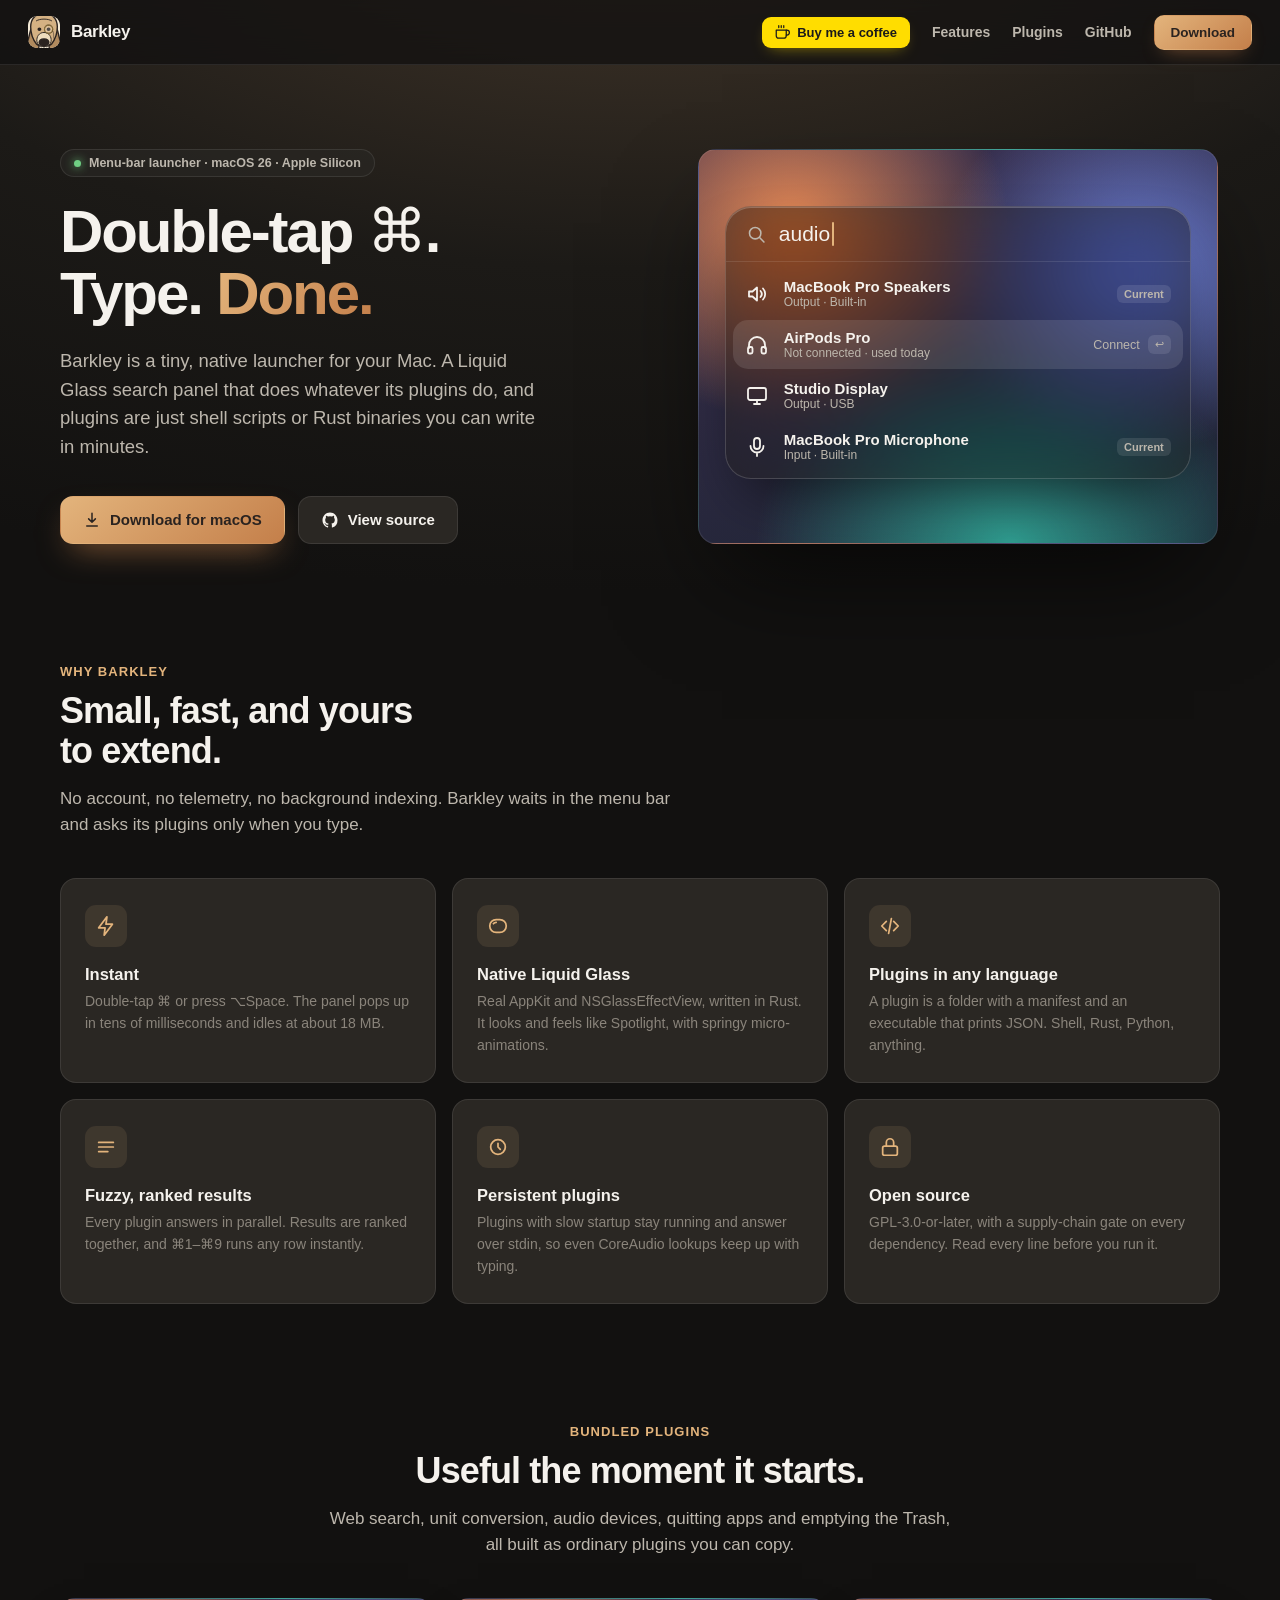
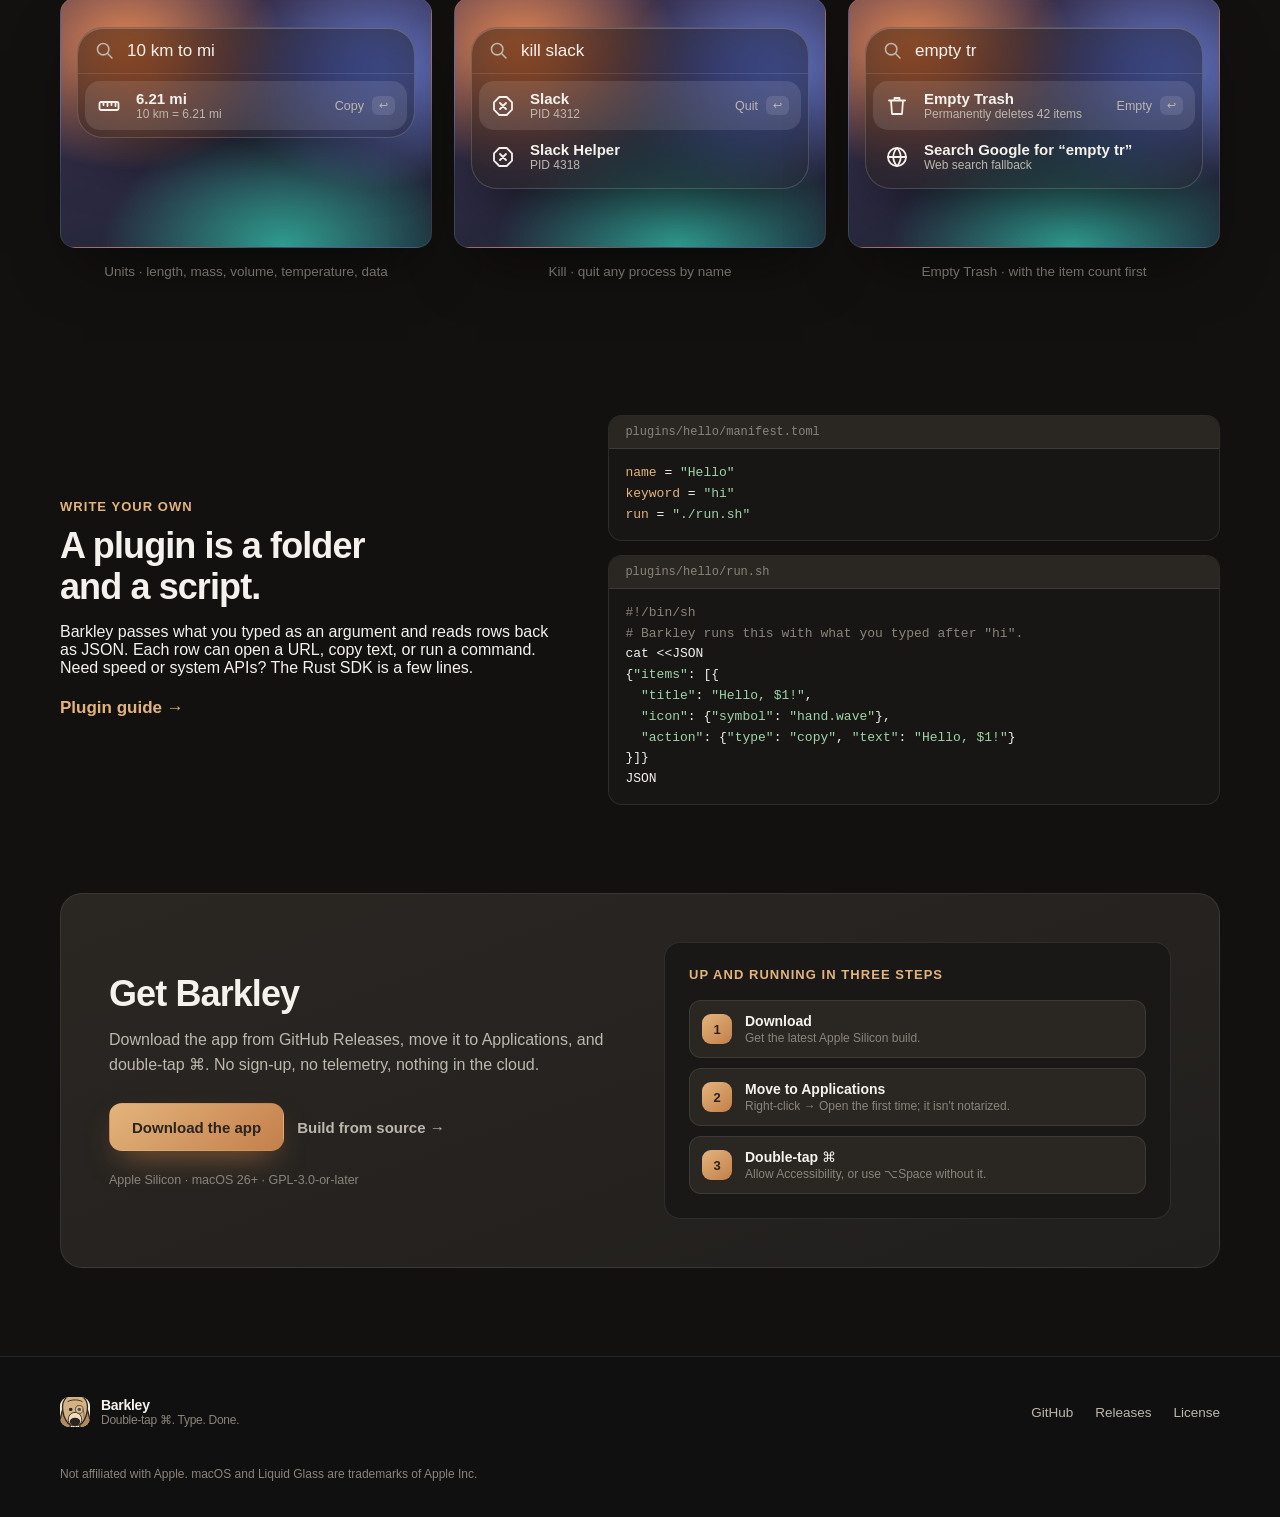
<file: docs/index.html>
<!doctype html>
<html lang="en">
  <head>
    <meta charset="utf-8">
    <meta name="viewport" content="width=device-width, initial-scale=1">
    <meta name="theme-color" content="#1c1a17">
    <meta
      name="description"
      content="Barkley is a tiny, open-source Alfred-style launcher for macOS 26 with a Liquid Glass panel and plugins in any language."
    >
    <meta property="og:title" content="Barkley — Double-tap ⌘. Type. Done.">
    <meta
      property="og:description"
      content="A tiny native launcher for macOS with a Liquid Glass panel. Plugins are shell scripts or Rust binaries."
    >
    <meta property="og:type" content="website">
    <meta property="og:image" content="https://nogiec.org/barkley/og.png">
    <meta property="og:image:width" content="1200">
    <meta property="og:image:height" content="630">
    <meta property="og:image:alt" content="Barkley's glass search panel listing audio devices, with the tagline: Double-tap ⌘. Type. Done.">
    <meta property="og:url" content="https://nogiec.org/barkley/">
    <meta name="twitter:card" content="summary_large_image">
    <link rel="canonical" href="https://nogiec.org/barkley/">
    <link rel="icon" href="favicon.svg" type="image/svg+xml">
    <link rel="stylesheet" href="styles.css?v=2">
    <title>Barkley — Double-tap ⌘. Type. Done.</title>
  </head>
  <body>
    <a class="skip-link" href="#main">Skip to content</a>

    <svg width="0" height="0" class="sprite" aria-hidden="true">
      <symbol id="i-search" viewBox="0 0 24 24"><circle cx="10.5" cy="10.5" r="6.5"></circle><path d="m15.5 15.5 5 5"></path></symbol>
      <symbol id="i-speaker" viewBox="0 0 24 24"><path d="M4 9.5h3.5L12 5.5v13l-4.5-4H4z"></path><path d="M15.5 9a4.5 4.5 0 0 1 0 6M18 6.5a8 8 0 0 1 0 11"></path></symbol>
      <symbol id="i-display" viewBox="0 0 24 24"><rect x="3" y="4" width="18" height="12" rx="2"></rect><path d="M9 20h6M12 16v4"></path></symbol>
      <symbol id="i-headphones" viewBox="0 0 24 24"><path d="M4 15v-3a8 8 0 0 1 16 0v3"></path><rect x="3" y="14" width="4.5" height="6.5" rx="1.5"></rect><rect x="16.5" y="14" width="4.5" height="6.5" rx="1.5"></rect></symbol>
      <symbol id="i-mic" viewBox="0 0 24 24"><rect x="9" y="3" width="6" height="11" rx="3"></rect><path d="M5.5 11a6.5 6.5 0 0 0 13 0M12 17.5V21"></path></symbol>
      <symbol id="i-ruler" viewBox="0 0 24 24"><rect x="2.5" y="8" width="19" height="8" rx="1.5"></rect><path d="M6.5 8v3M10.5 8v4M14.5 8v3M18.5 8v4"></path></symbol>
      <symbol id="i-quit" viewBox="0 0 24 24"><path d="M8.3 3h7.4L21 8.3v7.4L15.7 21H8.3L3 15.7V8.3z"></path><path d="m9 9 6 6M15 9l-6 6"></path></symbol>
      <symbol id="i-trash" viewBox="0 0 24 24"><path d="M4 6.5h16M9.5 6.5V4h5v2.5M6 6.5l1 13.5h10l1-13.5"></path></symbol>
      <symbol id="i-globe" viewBox="0 0 24 24"><circle cx="12" cy="12" r="9"></circle><path d="M3 12h18M12 3c2.5 2.6 3.7 5.6 3.7 9s-1.2 6.4-3.7 9c-2.5-2.6-3.7-5.6-3.7-9S9.5 5.6 12 3z"></path></symbol>
      <symbol id="i-github" viewBox="0 0 24 24"><path d="M12 2C6.48 2 2 6.58 2 12.25c0 4.53 2.87 8.37 6.84 9.73.5.1.68-.22.68-.49v-1.7c-2.78.62-3.37-1.37-3.37-1.37-.45-1.18-1.11-1.5-1.11-1.5-.91-.64.07-.62.07-.62 1 .07 1.53 1.06 1.53 1.06.9 1.57 2.34 1.12 2.91.85.09-.66.35-1.12.63-1.37-2.22-.26-4.55-1.14-4.55-5.07 0-1.12.39-2.03 1.03-2.75-.1-.26-.45-1.3.1-2.7 0 0 .84-.28 2.75 1.05a9.36 9.36 0 0 1 5 0c1.91-1.33 2.75-1.05 2.75-1.05.55 1.4.2 2.44.1 2.7.64.72 1.03 1.63 1.03 2.75 0 3.94-2.34 4.81-4.57 5.06.36.32.68.94.68 1.9v2.82c0 .27.18.6.69.49A10.26 10.26 0 0 0 22 12.25C22 6.58 17.52 2 12 2z"></path></symbol>
    </svg>

    <header class="site-header">
      <a class="brand" href="#top" aria-label="Barkley home">
        <img src="favicon.svg" width="32" height="32" alt="">
        <span>Barkley</span>
      </a>

      <nav class="site-nav" aria-label="Main navigation">
        <a
          class="coffee-button"
          href="https://www.buymeacoffee.com/marocreates"
          target="_blank"
          rel="noreferrer"
        >
          <svg aria-hidden="true" viewBox="0 0 24 24">
            <path d="M18 8h1a4 4 0 0 1 0 8h-1"></path>
            <path d="M2 8h16v9a4 4 0 0 1-4 4H6a4 4 0 0 1-4-4V8z"></path>
            <path d="M6 1v3M10 1v3M14 1v3"></path>
          </svg>
          <span>Buy me a coffee</span>
        </a>
        <a class="nav-link" href="#features">Features</a>
        <a class="nav-link" href="#plugins">Plugins</a>
        <a
          class="nav-link"
          href="https://github.com/marek-nogiec/barkley"
          target="_blank"
          rel="noreferrer"
        >GitHub</a>
        <a
          class="button button-small"
          href="https://github.com/marek-nogiec/barkley/releases"
          data-app-download
          target="_blank"
          rel="noreferrer"
        >Download</a>
      </nav>
    </header>

    <main id="main">
      <section class="hero shell" id="top">
        <div class="hero-copy">
          <p class="eyebrow availability">
            <span aria-hidden="true"></span>
            Menu-bar launcher · macOS 26 · Apple Silicon
          </p>
          <h1>Double-tap ⌘.<br>Type. <em>Done.</em></h1>
          <p class="hero-description">
            Barkley is a tiny, native launcher for your Mac. A Liquid Glass
            search panel that does whatever its plugins do, and plugins are
            just shell scripts or Rust binaries you can write in minutes.
          </p>
          <div class="button-row">
            <a
              class="button button-primary"
              href="https://github.com/marek-nogiec/barkley/releases"
              data-app-download
              target="_blank"
              rel="noreferrer"
            >
              <svg aria-hidden="true" viewBox="0 0 24 24">
                <path d="M12 3v12m0 0-4.5-4.5M12 15l4.5-4.5M5 20h14"></path>
              </svg>
              Download for macOS
            </a>
            <a
              class="button button-secondary"
              href="https://github.com/marek-nogiec/barkley"
              target="_blank"
              rel="noreferrer"
            >
              <svg aria-hidden="true" class="github-icon"><use href="#i-github"></use></svg>
              View source
            </a>
          </div>
        </div>

        <div class="desktop hero-desktop" aria-label="Barkley panel listing audio devices">
          <div class="glass">
            <div class="query">
              <svg aria-hidden="true"><use href="#i-search"></use></svg>
              <span class="typed">audio</span><i class="caret" aria-hidden="true"></i>
            </div>
            <ul class="rows">
              <li class="row" style="--i: 0">
                <svg class="row-icon" aria-hidden="true"><use href="#i-speaker"></use></svg>
                <span><strong>MacBook Pro Speakers</strong><small>Output · Built-in</small></span>
                <b class="tag">Current</b>
              </li>
              <li class="row selected" style="--i: 1">
                <svg class="row-icon" aria-hidden="true"><use href="#i-headphones"></use></svg>
                <span><strong>AirPods Pro</strong><small>Not connected · used today</small></span>
                <span class="hint">Connect <b class="key">↩</b></span>
              </li>
              <li class="row" style="--i: 2">
                <svg class="row-icon" aria-hidden="true"><use href="#i-display"></use></svg>
                <span><strong>Studio Display</strong><small>Output · USB</small></span>
              </li>
              <li class="row" style="--i: 3">
                <svg class="row-icon" aria-hidden="true"><use href="#i-mic"></use></svg>
                <span><strong>MacBook Pro Microphone</strong><small>Input · Built-in</small></span>
                <b class="tag">Current</b>
              </li>
            </ul>
          </div>
        </div>
      </section>

      <section class="section shell" id="features">
        <div class="section-heading">
          <p class="eyebrow">Why Barkley</p>
          <h2>Small, fast, and yours <br>to extend.</h2>
          <p>
            No account, no telemetry, no background indexing. Barkley waits in
            the menu bar and asks its plugins only when you type.
          </p>
        </div>

        <div class="feature-grid">
          <article class="feature-card">
            <span class="feature-icon">
              <svg aria-hidden="true" viewBox="0 0 24 24"><path d="M13 2 4 14h7l-1 8 9-12h-7z"></path></svg>
            </span>
            <h3>Instant</h3>
            <p>Double-tap ⌘ or press ⌥Space. The panel pops up in tens of milliseconds and idles at about 18 MB.</p>
          </article>
          <article class="feature-card">
            <span class="feature-icon">
              <svg aria-hidden="true" viewBox="0 0 24 24"><rect x="3" y="5" width="18" height="14" rx="7"></rect><path d="M7 9.5a5 5 0 0 1 3-1.5"></path></svg>
            </span>
            <h3>Native Liquid Glass</h3>
            <p>Real AppKit and NSGlassEffectView, written in Rust. It looks and feels like Spotlight, with springy micro-animations.</p>
          </article>
          <article class="feature-card">
            <span class="feature-icon">
              <svg aria-hidden="true" viewBox="0 0 24 24"><path d="M8 7 3 12l5 5M16 7l5 5-5 5M13.5 4l-3 16"></path></svg>
            </span>
            <h3>Plugins in any language</h3>
            <p>A plugin is a folder with a manifest and an executable that prints JSON. Shell, Rust, Python, anything.</p>
          </article>
          <article class="feature-card">
            <span class="feature-icon">
              <svg aria-hidden="true" viewBox="0 0 24 24"><path d="M4 7h16M4 12h16M4 17h10"></path></svg>
            </span>
            <h3>Fuzzy, ranked results</h3>
            <p>Every plugin answers in parallel. Results are ranked together, and ⌘1–⌘9 runs any row instantly.</p>
          </article>
          <article class="feature-card">
            <span class="feature-icon">
              <svg aria-hidden="true" viewBox="0 0 24 24"><circle cx="12" cy="12" r="8"></circle><path d="M12 8v4l2.5 2.5"></path></svg>
            </span>
            <h3>Persistent plugins</h3>
            <p>Plugins with slow startup stay running and answer over stdin, so even CoreAudio lookups keep up with typing.</p>
          </article>
          <article class="feature-card">
            <span class="feature-icon">
              <svg aria-hidden="true" viewBox="0 0 24 24"><rect x="4" y="11" width="16" height="10" rx="2"></rect><path d="M8 11V7a4 4 0 0 1 8 0v4"></path></svg>
            </span>
            <h3>Open source</h3>
            <p>GPL-3.0-or-later, with a supply-chain gate on every dependency. Read every line before you run it.</p>
          </article>
        </div>
      </section>

      <section class="section screenshots shell" id="plugins">
        <div class="section-heading section-heading-centered">
          <p class="eyebrow">Bundled plugins</p>
          <h2>Useful the moment it starts.</h2>
          <p>Web search, unit conversion, audio devices, quitting apps and emptying the Trash, all built as ordinary plugins you can copy.</p>
        </div>

        <div class="screenshot-grid">
          <figure>
            <div class="desktop mini-desktop">
              <div class="glass">
                <div class="query"><svg aria-hidden="true"><use href="#i-search"></use></svg><span class="typed">10 km to mi</span></div>
                <ul class="rows">
                  <li class="row selected">
                    <svg class="row-icon" aria-hidden="true"><use href="#i-ruler"></use></svg>
                    <span><strong>6.21 mi</strong><small>10 km = 6.21 mi</small></span>
                    <span class="hint">Copy <b class="key">↩</b></span>
                  </li>
                </ul>
              </div>
            </div>
            <figcaption>Units · length, mass, volume, temperature, data</figcaption>
          </figure>

          <figure>
            <div class="desktop mini-desktop">
              <div class="glass">
                <div class="query"><svg aria-hidden="true"><use href="#i-search"></use></svg><span class="typed">kill slack</span></div>
                <ul class="rows">
                  <li class="row selected">
                    <svg class="row-icon" aria-hidden="true"><use href="#i-quit"></use></svg>
                    <span><strong>Slack</strong><small>PID 4312</small></span>
                    <span class="hint">Quit <b class="key">↩</b></span>
                  </li>
                  <li class="row">
                    <svg class="row-icon" aria-hidden="true"><use href="#i-quit"></use></svg>
                    <span><strong>Slack Helper</strong><small>PID 4318</small></span>
                  </li>
                </ul>
              </div>
            </div>
            <figcaption>Kill · quit any process by name</figcaption>
          </figure>

          <figure>
            <div class="desktop mini-desktop">
              <div class="glass">
                <div class="query"><svg aria-hidden="true"><use href="#i-search"></use></svg><span class="typed">empty tr</span></div>
                <ul class="rows">
                  <li class="row selected">
                    <svg class="row-icon" aria-hidden="true"><use href="#i-trash"></use></svg>
                    <span><strong>Empty Trash</strong><small>Permanently deletes 42 items</small></span>
                    <span class="hint">Empty <b class="key">↩</b></span>
                  </li>
                  <li class="row">
                    <svg class="row-icon" aria-hidden="true"><use href="#i-globe"></use></svg>
                    <span><strong>Search Google for “empty tr”</strong><small>Web search fallback</small></span>
                  </li>
                </ul>
              </div>
            </div>
            <figcaption>Empty Trash · with the item count first</figcaption>
          </figure>
        </div>
      </section>

      <section class="section shell" id="write">
        <div class="write-grid">
          <div class="section-heading">
            <p class="eyebrow">Write your own</p>
            <h2>A plugin is a folder <br>and a script.</h2>
            <p>
              Barkley passes what you typed as an argument and reads rows back
              as JSON. Each row can open a URL, copy text, or run a command.
              Need speed or system APIs? The Rust SDK is a few lines.
            </p>
            <p class="write-link">
              <a href="https://github.com/marek-nogiec/barkley#plugins" target="_blank" rel="noreferrer">Plugin guide →</a>
            </p>
          </div>

          <div class="code-stack">
            <div class="code-card">
              <span class="code-title">plugins/hello/manifest.toml</span>
<pre><code><span class="k">name</span> = <span class="s">"Hello"</span>
<span class="k">keyword</span> = <span class="s">"hi"</span>
<span class="k">run</span> = <span class="s">"./run.sh"</span></code></pre>
            </div>
            <div class="code-card">
              <span class="code-title">plugins/hello/run.sh</span>
<pre><code><span class="c">#!/bin/sh</span>
<span class="c"># Barkley runs this with what you typed after "hi".</span>
cat &lt;&lt;JSON
{<span class="s">"items"</span>: [{
  <span class="s">"title"</span>: <span class="s">"Hello, $1!"</span>,
  <span class="s">"icon"</span>: {<span class="s">"symbol"</span>: <span class="s">"hand.wave"</span>},
  <span class="s">"action"</span>: {<span class="s">"type"</span>: <span class="s">"copy"</span>, <span class="s">"text"</span>: <span class="s">"Hello, $1!"</span>}
}]}
JSON</code></pre>
            </div>
          </div>
        </div>
      </section>

      <section class="download-section shell" id="get">
        <div class="download-card">
          <div>
            <h2>Get Barkley</h2>
            <p>
              Download the app from GitHub Releases, move it to Applications,
              and double-tap ⌘. No sign-up, no telemetry, nothing in the cloud.
            </p>
            <div class="button-row">
              <a
                class="button button-primary"
                href="https://github.com/marek-nogiec/barkley/releases"
                data-app-download
                target="_blank"
                rel="noreferrer"
              >Download the app</a>
              <a
                class="source-link"
                href="https://github.com/marek-nogiec/barkley#development"
                target="_blank"
                rel="noreferrer"
              >Build from source →</a>
            </div>
            <small>Apple Silicon · macOS 26+ · GPL-3.0-or-later</small>
          </div>

          <div class="install-panel">
            <p class="eyebrow">Up and running in three steps</p>
            <ol>
              <li><span>1</span><div><strong>Download</strong><small>Get the latest Apple Silicon build.</small></div></li>
              <li><span>2</span><div><strong>Move to Applications</strong><small>Right-click → Open the first time; it isn't notarized.</small></div></li>
              <li><span>3</span><div><strong>Double-tap ⌘</strong><small>Allow Accessibility, or use ⌥Space without it.</small></div></li>
            </ol>
          </div>
        </div>
      </section>
    </main>

    <footer>
      <div class="footer-main shell">
        <a class="brand footer-brand" href="#top">
          <img src="favicon.svg" width="30" height="30" alt="">
          <span><strong>Barkley</strong><small>Double-tap ⌘. Type. Done.</small></span>
        </a>
        <nav aria-label="Footer navigation">
          <a href="https://github.com/marek-nogiec/barkley">GitHub</a>
          <a href="https://github.com/marek-nogiec/barkley/releases">Releases</a>
          <a href="https://github.com/marek-nogiec/barkley/blob/main/LICENSE">License</a>
        </nav>
      </div>
      <p class="legal shell">
        Not affiliated with Apple. macOS and Liquid Glass are trademarks of Apple Inc.
      </p>
    </footer>
  </body>
</html>
</file>
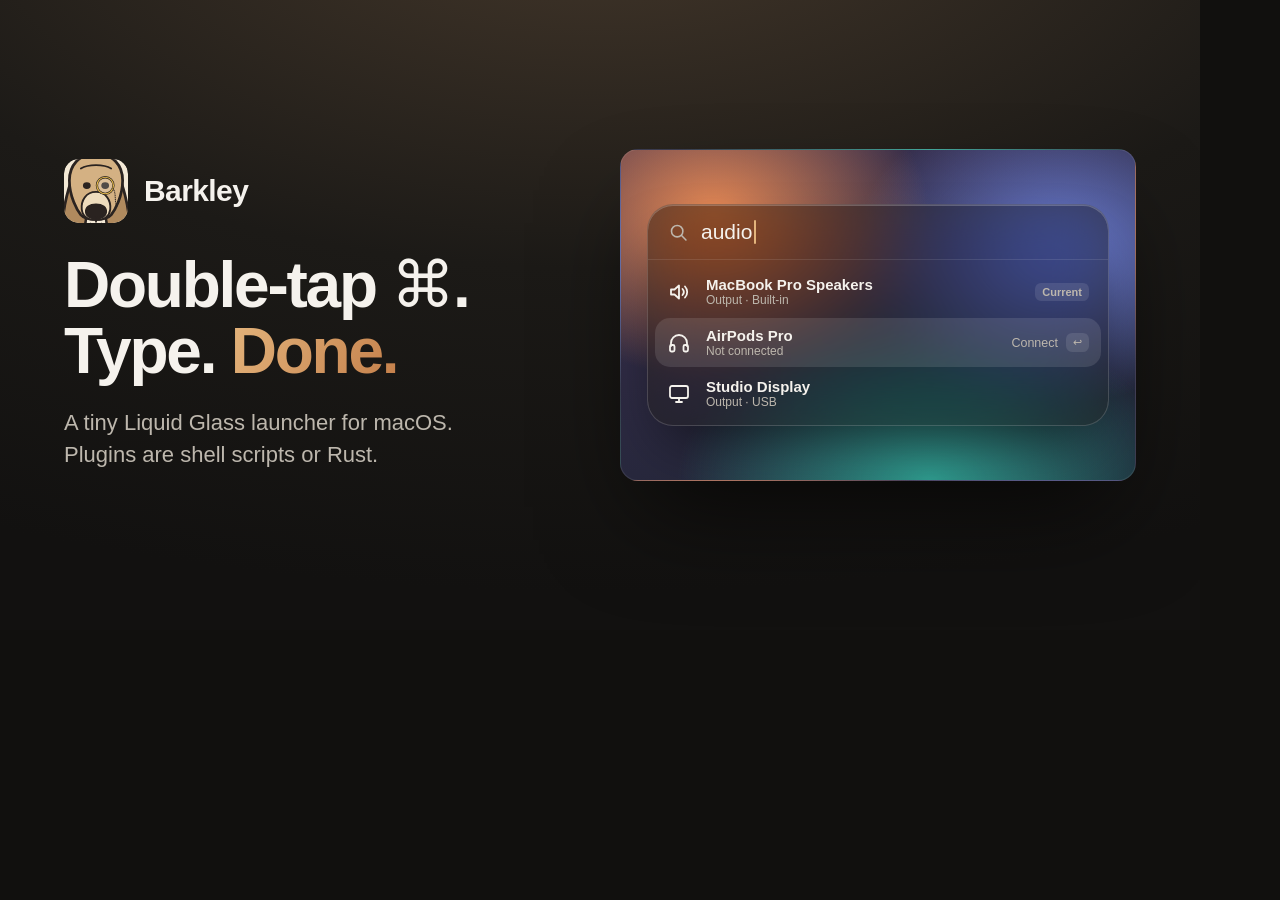
<file: assets/og.html>
<!doctype html>
<!-- Social preview card. Regenerate docs/og.png (1200x630) with:
     "/Applications/Google Chrome.app/Contents/MacOS/Google Chrome" --headless \
       --screenshot="$PWD/docs/og.png" --window-size=1200,630 --hide-scrollbars "file://$PWD/assets/og.html" -->
<html lang="en">
  <head>
    <meta charset="utf-8">
    <link rel="stylesheet" href="../docs/styles.css">
    <style>
      html, body { width: 1200px; height: 630px; overflow: hidden; }
      body { display: grid; grid-template-columns: 1fr 1fr; gap: 40px; align-items: center; padding: 0 64px; }
      .brand { font-size: 30px; gap: 16px; margin-bottom: 30px; }
      .brand img { width: 64px; height: 64px; border-radius: 15px; }
      h1 { margin: 0 0 22px; font-size: 64px; font-weight: 760; letter-spacing: -0.035em; line-height: 1.03; }
      h1 em { color: transparent; background: linear-gradient(120deg, var(--accent), var(--accent-2)); background-clip: text; -webkit-background-clip: text; font-style: normal; }
      p { margin: 0; color: var(--ink-muted); font-size: 22px; line-height: 1.45; }
      .desktop { padding: 54px 26px; }
      .row { animation: none !important; }
      .caret { animation: none; }
    </style>
  </head>
  <body>
    <svg width="0" height="0" class="sprite" aria-hidden="true">
      <symbol id="i-search" viewBox="0 0 24 24"><circle cx="10.5" cy="10.5" r="6.5"></circle><path d="m15.5 15.5 5 5"></path></symbol>
      <symbol id="i-speaker" viewBox="0 0 24 24"><path d="M4 9.5h3.5L12 5.5v13l-4.5-4H4z"></path><path d="M15.5 9a4.5 4.5 0 0 1 0 6M18 6.5a8 8 0 0 1 0 11"></path></symbol>
      <symbol id="i-headphones" viewBox="0 0 24 24"><path d="M4 15v-3a8 8 0 0 1 16 0v3"></path><rect x="3" y="14" width="4.5" height="6.5" rx="1.5"></rect><rect x="16.5" y="14" width="4.5" height="6.5" rx="1.5"></rect></symbol>
      <symbol id="i-display" viewBox="0 0 24 24"><rect x="3" y="4" width="18" height="12" rx="2"></rect><path d="M9 20h6M12 16v4"></path></symbol>
    </svg>
    <div>
      <div class="brand"><img src="../docs/favicon.svg" alt=""><span>Barkley</span></div>
      <h1>Double-tap ⌘.<br>Type. <em>Done.</em></h1>
      <p>A tiny Liquid Glass launcher for macOS.<br>Plugins are shell scripts or Rust.</p>
    </div>
    <div class="desktop">
      <div class="glass">
        <div class="query"><svg aria-hidden="true"><use href="#i-search"></use></svg><span>audio</span><i class="caret"></i></div>
        <ul class="rows">
          <li class="row"><svg class="row-icon"><use href="#i-speaker"></use></svg><span><strong>MacBook Pro Speakers</strong><small>Output · Built-in</small></span><b class="tag">Current</b></li>
          <li class="row selected"><svg class="row-icon"><use href="#i-headphones"></use></svg><span><strong>AirPods Pro</strong><small>Not connected</small></span><span class="hint">Connect <b class="key">↩</b></span></li>
          <li class="row"><svg class="row-icon"><use href="#i-display"></use></svg><span><strong>Studio Display</strong><small>Output · USB</small></span></li>
        </ul>
      </div>
    </div>
  </body>
</html>
</file>
<file: docs/styles.css>
:root {
  --bg: #1c1a17;
  --bg-deep: #11100e;
  --surface: #2a2723;
  --surface-raised: #34302b;
  --line: rgb(255 255 255 / 9%);
  --ink: #f5f2ed;
  --ink-muted: #bdb7ad;
  --ink-faint: #8a847b;
  --accent: #e3b47c;
  --accent-2: #c47f4a;
  --accent-ink: #2a2320;
  --green: #6fcf83;
  color-scheme: dark;
  font-family: -apple-system, BlinkMacSystemFont, "SF Pro Display", "Segoe UI", sans-serif;
  font-synthesis: none;
  scroll-behavior: smooth;
}

* {
  box-sizing: border-box;
}

html {
  background: var(--bg-deep);
}

body {
  min-width: 320px;
  margin: 0;
  color: var(--ink);
  background:
    radial-gradient(120% 44rem at 50% -7rem, #45382b 0%, #1c1a17 54%, #121110 100%);
  -webkit-font-smoothing: antialiased;
}

a {
  color: inherit;
  text-decoration: none;
}

button,
a {
  -webkit-tap-highlight-color: transparent;
}

svg {
  display: block;
}

::selection {
  color: var(--ink);
  background: rgb(227 180 124 / 35%);
}

.skip-link {
  position: fixed;
  top: 8px;
  left: 8px;
  z-index: 100;
  padding: 10px 14px;
  color: var(--accent-ink);
  background: var(--accent);
  border-radius: 8px;
  transform: translateY(-150%);
  transition: transform 160ms ease;
}

.skip-link:focus {
  transform: translateY(0);
}

.shell {
  width: min(1160px, calc(100% - 56px));
  margin-inline: auto;
}

.site-header {
  position: sticky;
  top: 0;
  z-index: 50;
  display: flex;
  align-items: center;
  justify-content: space-between;
  min-height: 65px;
  padding: 12px 28px;
  background: rgb(18 17 16 / 76%);
  border-bottom: 1px solid var(--line);
  backdrop-filter: blur(18px);
}

.brand {
  display: inline-flex;
  align-items: center;
  gap: 11px;
  font-size: 17px;
  font-weight: 750;
  letter-spacing: -0.02em;
}

.brand img {
  border-radius: 9px;
  box-shadow: inset 0 1px 0 rgb(255 255 255 / 25%);
}

.site-nav {
  display: flex;
  align-items: center;
  gap: 22px;
}

.nav-link {
  color: var(--ink-muted);
  font-size: 14px;
  font-weight: 550;
  transition: color 150ms ease;
}

.nav-link:hover,
.nav-link:focus-visible {
  color: var(--ink);
}

.coffee-button {
  display: inline-flex;
  align-items: center;
  gap: 7px;
  padding: 8px 13px;
  color: #1a1a1a;
  background: #ffdd00;
  border-radius: 9px;
  box-shadow: 0 6px 16px -8px rgb(255 221 0 / 60%);
  font-size: 13px;
  font-weight: 750;
  transition: filter 150ms ease, transform 150ms ease;
}

.coffee-button svg {
  width: 15px;
  height: 15px;
  fill: none;
  stroke: currentColor;
  stroke-linecap: round;
  stroke-linejoin: round;
  stroke-width: 2;
}

.coffee-button:hover,
.coffee-button:focus-visible {
  filter: brightness(1.06);
  transform: translateY(-1px);
}

.button {
  display: inline-flex;
  align-items: center;
  justify-content: center;
  gap: 9px;
  min-height: 48px;
  padding: 13px 22px;
  border: 1px solid transparent;
  border-radius: 13px;
  font-size: 15px;
  font-weight: 750;
  transition: filter 160ms ease, transform 160ms ease, background 160ms ease;
}

.button:hover,
.button:focus-visible {
  filter: brightness(1.07);
  transform: translateY(-1px);
}

.button-small {
  min-height: auto;
  padding: 9px 16px;
  color: var(--accent-ink);
  background: linear-gradient(140deg, var(--accent), var(--accent-2));
  border-radius: 10px;
  font-size: 13.5px;
  box-shadow: 0 8px 20px -10px rgb(196 127 74 / 70%);
}

.button-primary {
  color: var(--accent-ink);
  background: linear-gradient(140deg, var(--accent), var(--accent-2));
  box-shadow: 0 14px 32px -12px rgb(196 127 74 / 72%);
}

.button-primary svg,
.button-secondary svg {
  width: 18px;
  height: 18px;
}

.button-primary svg {
  fill: none;
  stroke: currentColor;
  stroke-linecap: round;
  stroke-linejoin: round;
  stroke-width: 2;
}

.button-secondary {
  color: var(--ink);
  background: var(--surface);
  border-color: var(--line);
  font-weight: 650;
}

.button-secondary:hover,
.button-secondary:focus-visible {
  background: var(--surface-raised);
}

.github-icon {
  fill: currentColor;
}

.hero {
  display: grid;
  grid-template-columns: 1.05fr 0.95fr;
  gap: 56px;
  align-items: center;
  padding-block: 84px 56px;
}

.hero-copy,
.hero-desktop {
  animation: reveal 700ms cubic-bezier(.22, 1, .36, 1) both;
}

.hero-desktop {
  animation-delay: 100ms;
}

.eyebrow {
  margin: 0 0 12px;
  color: var(--accent);
  font-size: 13px;
  font-weight: 750;
  letter-spacing: 0.08em;
  text-transform: uppercase;
}

.availability {
  display: inline-flex;
  align-items: center;
  gap: 8px;
  margin-bottom: 24px;
  padding: 6px 13px;
  color: var(--ink-muted);
  background: rgb(43 41 38 / 60%);
  border: 1px solid var(--line);
  border-radius: 999px;
  font-size: 12.5px;
  letter-spacing: normal;
  text-transform: none;
}

.availability span {
  width: 7px;
  height: 7px;
  background: var(--green);
  border-radius: 50%;
  box-shadow: 0 0 10px var(--green);
}

.hero h1 {
  margin: 0 0 22px;
  font-size: clamp(3rem, 5.2vw, 3.75rem);
  font-weight: 760;
  letter-spacing: -0.035em;
  line-height: 1.03;
  text-wrap: balance;
}

.hero h1 em {
  color: transparent;
  background: linear-gradient(120deg, var(--accent), var(--accent-2));
  background-clip: text;
  font-style: normal;
}

.hero-description {
  max-width: 500px;
  margin: 0 0 34px;
  color: var(--ink-muted);
  font-size: 18.5px;
  line-height: 1.55;
  text-wrap: pretty;
}

.button-row {
  display: flex;
  flex-wrap: wrap;
  gap: 13px;
  align-items: center;
}

.section {
  padding-block: 64px;
  scroll-margin-top: 64px;
}

.section-heading {
  max-width: 640px;
  margin-bottom: 40px;
}

.section-heading h2,
.download-card h2 {
  margin: 0 0 14px;
  font-size: clamp(2rem, 4vw, 2.25rem);
  font-weight: 750;
  letter-spacing: -0.025em;
  line-height: 1.12;
}

.section-heading > p:last-child,
.download-card > div:first-child > p {
  margin: 0;
  color: var(--ink-muted);
  font-size: 17px;
  line-height: 1.55;
  text-wrap: pretty;
}

.feature-grid {
  display: grid;
  grid-template-columns: repeat(3, 1fr);
  gap: 16px;
}

.feature-card {
  padding: 26px 24px;
  background: var(--surface);
  border: 1px solid var(--line);
  border-radius: 16px;
  transition: border-color 160ms ease, transform 160ms ease;
}

.feature-card:hover {
  border-color: rgb(227 180 124 / 36%);
  transform: translateY(-2px);
}

.feature-icon {
  display: grid;
  place-items: center;
  width: 42px;
  height: 42px;
  margin-bottom: 18px;
  color: var(--accent);
  background: rgb(227 180 124 / 11%);
  border-radius: 11px;
}

.feature-icon svg {
  width: 22px;
  height: 22px;
  fill: none;
  stroke: currentColor;
  stroke-linecap: round;
  stroke-linejoin: round;
  stroke-width: 1.9;
}

.feature-icon .fill {
  fill: currentColor;
  stroke: none;
}

.feature-card h3 {
  margin: 0 0 7px;
  font-size: 16.5px;
}

.feature-card p {
  margin: 0;
  color: var(--ink-faint);
  font-size: 14px;
  line-height: 1.55;
}

.screenshots {
  padding-block: 56px 72px;
}

.section-heading-centered {
  margin-inline: auto;
  text-align: center;
}

.screenshot-grid {
  display: grid;
  grid-template-columns: repeat(3, 1fr);
  gap: 22px;
}

.screenshot-grid figure {
  margin: 0;
}

figcaption {
  margin-top: 16px;
  color: var(--ink-faint);
  font-size: 13.5px;
  text-align: center;
}

.download-section {
  padding-block: 24px 88px;
}

.download-card {
  display: grid;
  grid-template-columns: 1fr 1fr;
  gap: 48px;
  align-items: center;
  padding: 48px;
  background: linear-gradient(160deg, var(--surface), #211f1d);
  border: 1px solid var(--line);
  border-radius: 22px;
}

.download-card > div:first-child > p {
  margin-bottom: 26px;
  font-size: 16px;
}

.source-link {
  color: var(--ink-muted);
  font-size: 15px;
  font-weight: 650;
}

.source-link:hover,
.source-link:focus-visible {
  color: var(--ink);
}

.download-card > div > small {
  display: block;
  margin-top: 22px;
  color: var(--ink-faint);
  font-size: 12.5px;
}

.install-panel {
  padding: 24px;
  background: #191816;
  border: 1px solid var(--line);
  border-radius: 16px;
}

.install-panel .eyebrow {
  margin-bottom: 18px;
}

.install-panel ol {
  display: flex;
  flex-direction: column;
  gap: 10px;
  margin: 0;
  padding: 0;
  list-style: none;
}

.install-panel li {
  display: flex;
  align-items: center;
  gap: 13px;
  padding: 12px;
  background: var(--surface);
  border: 1px solid var(--line);
  border-radius: 12px;
}

.install-panel li > span {
  display: grid;
  flex: none;
  place-items: center;
  width: 30px;
  height: 30px;
  color: var(--accent-ink);
  background: linear-gradient(140deg, var(--accent), var(--accent-2));
  border-radius: 9px;
  font-size: 13px;
  font-weight: 800;
}

.install-panel li div {
  display: flex;
  flex-direction: column;
  gap: 2px;
}

.install-panel li strong {
  font-size: 14px;
}

.install-panel li small {
  color: var(--ink-faint);
  font-size: 12px;
}

footer {
  background: rgb(18 17 16 / 70%);
  border-top: 1px solid var(--line);
}

.footer-main {
  display: flex;
  flex-wrap: wrap;
  align-items: center;
  justify-content: space-between;
  gap: 24px;
  padding-block: 40px;
}

.footer-brand {
  font-size: 14px;
}

.footer-brand > span {
  display: flex;
  flex-direction: column;
}

.footer-brand small {
  color: var(--ink-faint);
  font-size: 12px;
  font-weight: 400;
}

.footer-main nav {
  display: flex;
  gap: 22px;
}

.footer-main nav a {
  color: var(--ink-muted);
  font-size: 13.5px;
}

.footer-main nav a:hover,
.footer-main nav a:focus-visible {
  color: var(--ink);
}

.legal {
  margin-block: 0;
  padding-bottom: 36px;
  color: var(--ink-faint);
  font-size: 12px;
}

:focus-visible {
  outline: 2px solid var(--accent);
  outline-offset: 3px;
}

@keyframes reveal {
  from { opacity: 0; transform: translateY(16px); }
  to { opacity: 1; transform: translateY(0); }
}

@media (max-width: 920px) {
  .site-nav {
    gap: 12px;
  }

  .nav-link {
    display: none;
  }

  .hero {
    grid-template-columns: 1fr;
    gap: 52px;
    padding-top: 66px;
  }

  .hero-copy {
    max-width: 650px;
    text-align: center;
    justify-self: center;
  }

  .hero-description {
    margin-inline: auto;
  }

  .hero .button-row {
    justify-content: center;
  }

  .feature-grid {
    grid-template-columns: repeat(2, 1fr);
  }

  .screenshot-grid {
    grid-template-columns: 1fr;
    max-width: 420px;
    margin-inline: auto;
    gap: 38px;
  }

  .download-card {
    grid-template-columns: 1fr;
  }
}

@media (max-width: 600px) {
  .shell {
    width: min(100% - 32px, 1160px);
  }

  .site-header {
    padding-inline: 16px;
  }

  .site-nav {
    gap: 8px;
  }

  .coffee-button {
    padding: 9px;
  }

  .coffee-button span,
  .button-small {
    display: none;
  }

  .hero {
    padding-block: 48px 36px;
  }

  .hero h1 {
    font-size: clamp(2.65rem, 14vw, 3.4rem);
  }

  .hero-description {
    font-size: 16.5px;
  }

  .hero .button-row {
    align-items: stretch;
    flex-direction: column;
  }

  .hero .button {
    width: 100%;
  }

  .feature-grid {
    grid-template-columns: 1fr;
  }

  .section,
  .screenshots {
    padding-block: 48px;
  }

  .section-heading h2 br {
    display: none;
  }

  .player-body {
    padding: 14px;
  }

  .download-section {
    padding-block: 16px 56px;
  }

  .download-card {
    gap: 36px;
    padding: 28px 22px;
  }

  .install-panel {
    margin-inline: -8px;
    padding: 18px;
  }

  .footer-main {
    align-items: flex-start;
    flex-direction: column;
  }
}

@media (prefers-reduced-motion: reduce) {
  :root {
    scroll-behavior: auto;
  }

  *,
  *::before,
  *::after {
    animation-duration: 1ms !important;
    animation-iteration-count: 1 !important;
    scroll-behavior: auto !important;
    transition-duration: 1ms !important;
  }
}

/* ---- Barkley: launcher mockups ---- */

.sprite {
  position: absolute;
}

.desktop {
  position: relative;
  display: grid;
  place-items: start center;
  overflow: hidden;
  background:
    radial-gradient(60% 70% at 18% 20%, #e98a54 0%, transparent 70%),
    radial-gradient(55% 65% at 85% 30%, #6c7fd8 0%, transparent 72%),
    radial-gradient(70% 70% at 60% 100%, #2f9c8f 0%, transparent 70%),
    linear-gradient(160deg, #3b2f4f, #1d2433);
  border: 1px solid var(--line);
  border-radius: 18px;
  box-shadow: 0 50px 100px -24px rgb(0 0 0 / 65%);
}

.hero-desktop {
  justify-self: center;
  width: min(100%, 520px);
  padding: 56px 26px 64px;
}

.mini-desktop {
  height: 250px;
  padding: 28px 16px;
  border-radius: 15px;
  box-shadow: 0 30px 60px -24px rgb(0 0 0 / 60%);
}

.glass {
  width: 100%;
  overflow: hidden;
  background: rgb(36 33 30 / 52%);
  border: 1px solid rgb(255 255 255 / 16%);
  border-radius: 26px;
  box-shadow:
    inset 0 1px 0 rgb(255 255 255 / 22%),
    0 30px 60px -20px rgb(0 0 0 / 55%);
  backdrop-filter: blur(26px) saturate(170%);
  -webkit-backdrop-filter: blur(26px) saturate(170%);
}

.query {
  display: flex;
  align-items: center;
  gap: 12px;
  padding: 15px 20px;
  font-size: 21px;
  font-weight: 450;
}

.mini-desktop .query {
  padding: 12px 16px;
  font-size: 17px;
}

.query svg,
.row-icon {
  flex: none;
  fill: none;
  stroke: currentColor;
  stroke-linecap: round;
  stroke-linejoin: round;
  stroke-width: 1.8;
}

.query svg {
  width: 21px;
  height: 21px;
  color: var(--ink-muted);
}

.caret {
  width: 2px;
  height: 24px;
  margin-left: -10px;
  background: var(--accent);
  border-radius: 1px;
  animation: blink 1.1s steps(1) infinite;
}

.rows {
  display: flex;
  flex-direction: column;
  gap: 2px;
  margin: 0;
  padding: 7px;
  border-top: 1px solid rgb(255 255 255 / 10%);
  list-style: none;
}

.row {
  display: grid;
  grid-template-columns: 26px 1fr auto;
  gap: 13px;
  align-items: center;
  padding: 9px 12px;
  border-radius: 15px;
}

.hero-desktop .row {
  animation: reveal 380ms cubic-bezier(.22, 1, .36, 1) both;
  animation-delay: calc(500ms + var(--i) * 45ms);
}

.row.selected {
  background: rgb(255 255 255 / 11%);
}

.row-icon {
  width: 24px;
  height: 24px;
}

.row > span:not(.hint) {
  display: flex;
  flex-direction: column;
  min-width: 0;
}

.row strong {
  overflow: hidden;
  font-size: 15px;
  font-weight: 550;
  text-overflow: ellipsis;
  white-space: nowrap;
}

.row small {
  overflow: hidden;
  color: var(--ink-muted);
  font-size: 12px;
  text-overflow: ellipsis;
  white-space: nowrap;
}

.tag,
.key {
  padding: 3px 7px;
  color: var(--ink-muted);
  background: rgb(255 255 255 / 10%);
  border-radius: 6px;
  font-size: 11px;
  font-weight: 650;
}

.hint {
  display: flex;
  align-items: center;
  gap: 8px;
  color: var(--ink-muted);
  font-size: 12.5px;
}

.write-grid {
  display: grid;
  grid-template-columns: 0.9fr 1.1fr;
  gap: 48px;
  align-items: center;
}

.write-grid > * {
  min-width: 0;
}

.write-grid .section-heading {
  margin-bottom: 0;
}

.write-link {
  margin-top: 18px !important;
}

.write-link a {
  color: var(--accent);
  font-weight: 650;
}

.code-stack {
  display: flex;
  flex-direction: column;
  gap: 14px;
}

.code-card {
  overflow: hidden;
  background: #171614;
  border: 1px solid var(--line);
  border-radius: 14px;
}

.code-title {
  display: block;
  padding: 9px 16px;
  color: var(--ink-faint);
  background: var(--surface);
  border-bottom: 1px solid var(--line);
  font-family: ui-monospace, "SF Mono", monospace;
  font-size: 12px;
}

.code-card pre {
  margin: 0;
  padding: 14px 16px;
  overflow-x: auto;
  color: var(--ink);
  font-family: ui-monospace, "SF Mono", monospace;
  font-size: 13px;
  line-height: 1.6;
}

.code-card .k { color: var(--accent); }
.code-card .s { color: #9fd3a8; }
.code-card .c { color: var(--ink-faint); }

@keyframes blink {
  50% { opacity: 0; }
}

@media (max-width: 920px) {
  .write-grid {
    grid-template-columns: 1fr;
  }
}

@media (max-width: 600px) {
  .hero-desktop {
    padding: 36px 12px 44px;
  }

  .hint {
    display: none;
  }

  .code-card pre {
    font-size: 12px;
  }
}
</file>
